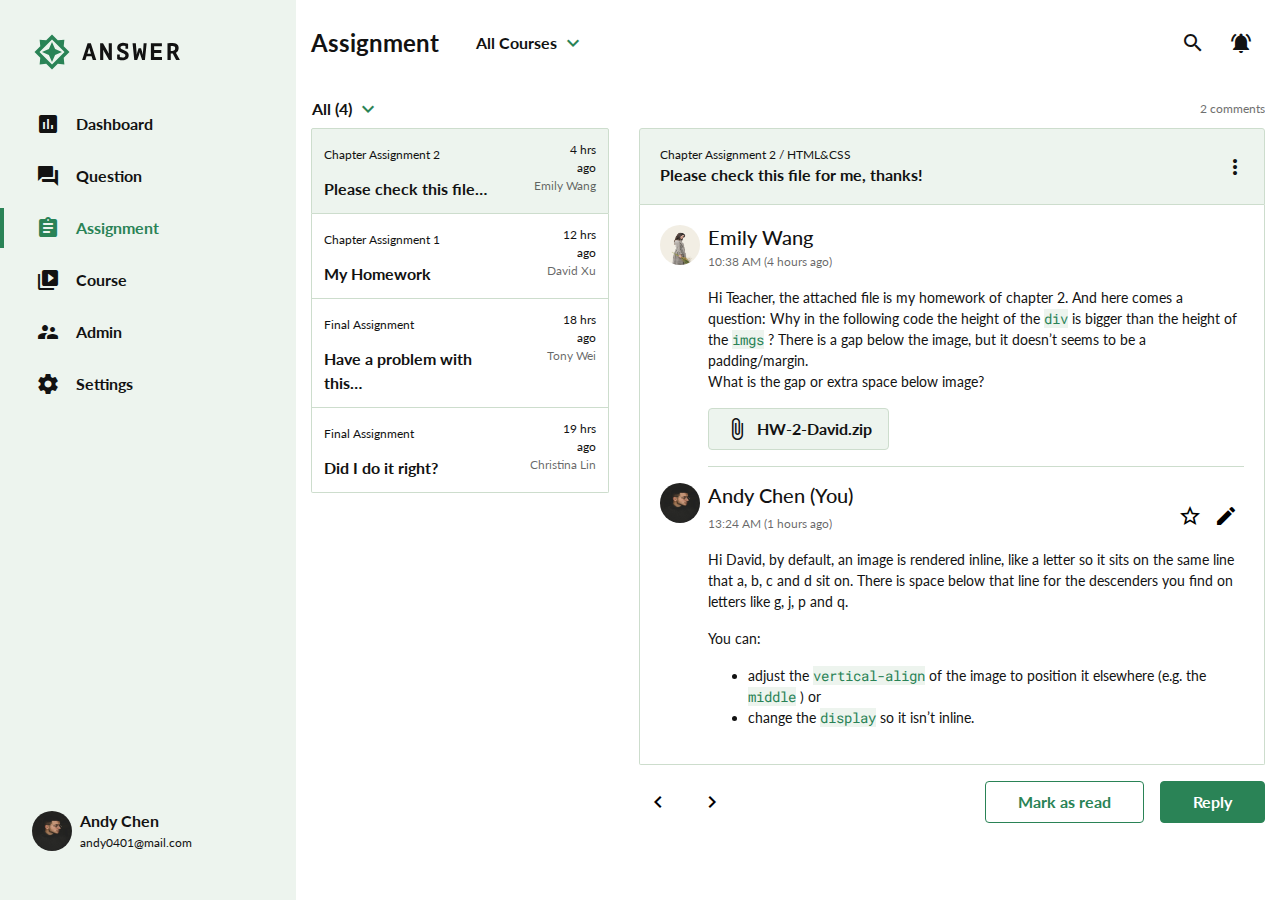
<file: index.html>
<!DOCTYPE html>
<html lang="en">

  <head>
    <meta charset="UTF-8">
    <meta name="viewport" content="width=device-width, initial-scale=1.0">
    <meta http-equiv="X-UA-Compatible" content="ie=edge">

    <!-- 作者 -->
    <meta name="author" content="" />
    <!-- 關鍵字 -->
    <meta name="keywords" content="" />
    <!-- 網頁說明 -->
    <meta name="description" content="" />
    <!-- 公司名稱 -->
    <meta name="company" content="" />
    <!-- 版權宣告 -->
    <meta name="copyright" content="" />
    <!-- 網站發佈地址 -->
    <meta name="Distribution" content="" />
    <!-- 分享的標題  -->
    <meta property=" og:title" content="" />
    <!-- 分享的內容敘述 -->
    <meta property="og:description" content="" />
    <!-- 分享的網頁連結 -->
    <meta property="og:url" content="" />
    <!--分享在FB的縮圖 -->
    <meta property="og:image" content="" />

    <link rel="shortcut icon" href="./assets/images/logo.ico">
    

    <title>Assignment</title>
    <!-- google fonts -->
    <link href="https://fonts.googleapis.com/css2?family=Lato:wght@400;700&display=swap" rel="stylesheet">
    <link href="https://fonts.googleapis.com/css2?family=Roboto+Mono&display=swap" rel="stylesheet">
    <!-- material icons -->
    <link rel="stylesheet" href="https://fonts.googleapis.com/icon?family=Material+Icons">
    <!-- fontawesome -->
    <link rel="stylesheet" href="https://cdnjs.cloudflare.com/ajax/libs/font-awesome/5.13.0/css/all.min.css" />
    <!-- 編譯 css -->
    <link rel="stylesheet" href="./assets/style/all.css">
  </head>

  <body class="d-flex">
   
    <!-- sidebar -->
    <aside class="sidebar d-flex flex-column justify-content-between">
      <div> 
        <!-- logo -->
      <h1 class="m-6">
        <a href="index.html" class="logo text-hide d-block">
          ANSWER
        </a>
      </h1>

      <!-- menu -->
      <ul class="font-family-lato font-weight-bold">
        <li class="menu-item mb-3">
          <a href="#" class="d-flex align-items-center pl-6 py-2 ">
            <span class="material-icons mr-4">insert_chart</span>
            Dashboard
          </a>
        </li>

        <li class="menu-item mb-3">
          <a href="#" class="d-flex align-items-center pl-6 py-2">
            <span class="material-icons mr-4">forum</span>
            Question
          </a>
        </li>

        <li class="menu-item mb-3">
          <a href="index.html" class="assignment-active d-flex align-items-center pl-6 py-2" data-sidebar="assignment">
            <span class="material-icons mr-4">assignment</span>
            Assignment
          </a>
        </li>

        <li class="menu-item mb-3">
          <a href="#" class="d-flex align-items-center pl-6 py-2">
            <span class="material-icons mr-4">video_library</span>
            Course
          </a>
        </li>
        
        <li class="menu-item mb-3">
          <a href="admin.html" class="admin-active d-flex align-items-center pl-6 py-2" data-sidebar="admin">
            <span class="material-icons mr-4">supervisor_account</span>
            Admin
          </a>
        </li>

        <li class="menu-item mb-3">
          <a href="#" class="d-flex align-items-center pl-6 py-2">
            <span class="material-icons mr-4">settings</span>
            Settings
          </a>
        </li>
      </ul>
      </div>
      

      <!-- account -->
      <div class="media m-6">
        <img src="./assets/images/photo-2.jpeg" class="align-self-start mr-2 photo" alt="stutent's photo">
        <div class="media-body">
          <h5 class="mt-0 mb-1 font-weight-bold font-size-base">Andy Chen</h5>
          <span class="font-size-xs d-block color-gray-800 mb-4">andy0401@mail.com</span>
          
        </div>
      </div>
    </aside>

    <!-- main -->
    <main class="main">
      <div class="container ">
        

        <header class="header  font-family-lato font-weight-bold py-5 mb-1">
  
  <div class="row ">
    
    <div class="col-2 d-flex align-items-center ">
      <h2 class="title m-0 font-weight-bold ">Assignment</h2>
      
    </div>
    
    <div class="col-2">
      <div class="dropdown">
        <button class="btn btn-light-light d-flex align-items-center font-weight-bold px-0" type="button" id="dropdownMenu2" data-toggle="dropdown" aria-haspopup="true" aria-expanded="false">
          All Courses
          <span class="material-icons ml-1 text-secondary">expand_more</span>
          
        </button>
        <div class="dropdown-menu" aria-labelledby="dropdownMenu2">
          <button class="dropdown-item" type="button">HTML / CSS</button>
          <button class="dropdown-item" type="button">Sass</button>
          <button class="dropdown-item" type="button">Boostrap</button>
        </div>
      </div>
    </div>
  
    
    <div class="col-8 d-flex justify-content-end align-items-center ">
      
        <input type="search" id="search">
        <label for="search" class="d-flex align-items-center m-0">
          <a href="#" class="d-block">
            <span class="material-icons d-block">search</span>
          </a>
        </label>
        
        
        <a href="#" class="d-flex align-items-center mr-3 ml-5">
          <span class="material-icons">notifications_active</span>
        </a>
       
    </div>
  </div>
  
</header>


<section class="content pb-6">
  <div class="row">
    <div class="col">
      <div class="dropdown">
        <button class="btn btn-light-light d-flex align-items-center font-weight-bold px-0" type="button" id="dropdownMenu2" data-toggle="dropdown" aria-haspopup="true" aria-expanded="false">
          All (4)
          <span class="material-icons ml-1 text-secondary">expand_more</span>
          
        </button>
        <div class="dropdown-menu" aria-labelledby="dropdownMenu2">
          <button class="dropdown-item" type="button">HTML / CSS</button>
          <button class="dropdown-item" type="button">Sass</button>
          <button class="dropdown-item" type="button">Boostrap</button>
        </div>
      </div>
    </div>
    <div class="col d-flex justify-content-end align-items-center">
      <span class="comments">2 comments</span>
    </div>
  </div>
  <div class="row">

    <!-- 列表 -->
    <div class="col-4">
      <ul class="list-group">
        <li class="list-group-item px-3 active">
          <div class="row">
            <div class="col-9">
              <span class="font-size-xs">Chapter Assignment 2</span>
            </div>
            <div class="col-3">
              <span class="font-size-xs d-block text-right">4 hrs ago</span>
            </div>
          </div>

          <div class="row">
            <div class="col-8">
              <p class="font-weight-bold mb-0">Please check this file…</p>
            </div>
            <div class="col-4">
              <span class="font-size-xs color-dark-800 d-block text-right">Emily Wang</span>
            </div>
          </div>
        </li>
        <li class="list-group-item px-3">
          <div class="row">
            <div class="col-9">
              <span class="font-size-xs">Chapter Assignment 1</span>
            </div>
            <div class="col-3">
              <span class="font-size-xs d-block text-right">12 hrs ago</span>
            </div>
          </div>

          <div class="row">
            <div class="col-8">
              <p class="font-weight-bold mb-0">My Homework</p>
            </div>
            <div class="col-4">
              <span class="font-size-xs color-dark-800 d-block text-right">David Xu</span>
            </div>
          </div>
        </li>
        <li class="list-group-item px-3">
          <div class="row">
            <div class="col-9">
              <span class="font-size-xs">Final Assignment</span>
            </div>
            <div class="col-3">
              <span class="font-size-xs d-block text-right">18 hrs ago</span>
            </div>
          </div>

          <div class="row">
            <div class="col-8">
              <p class="font-weight-bold mb-0">Have a problem with this…</p>
            </div>
            <div class="col-4">
              <span class="font-size-xs color-dark-800 d-block text-right">Tony Wei</span>
            </div>
          </div>
        </li>        
        <li class="list-group-item px-3">
          <div class="row">
            <div class="col-9">
              <span class="font-size-xs">Final Assignment</span>
            </div>
            <div class="col-3">
              <span class="font-size-xs d-block text-right">19 hrs ago</span>
            </div>
          </div>

          <div class="row">
            <div class="col-8">
              <p class="font-weight-bold mb-0">Did I do it right?</p>
            </div>
            <div class="col-4">
              <span class="font-size-xs color-dark-800 d-block text-right">Christina Lin</span>
            </div>
          </div>
        </li>
      </ul>
    </div>
    <div class="col-8">
      <!-- 列表項目內容 -->
      <div class="card  position-relative">
        <div class="card-header">
          <div class="row">
            <div class="col-11">
              <span class="font-size-xs">Chapter Assignment 2 / HTML&CSS</span>
              <h3 class="font-size-base font-weight-bold">Please check this file for me, thanks!</h3>
            </div>
            <div class="col-1 d-flex align-items-center">
              <a href="#">
                <span class="material-icons d-block">more_vert</span>
              </a>
            </div>
          </div>
        </div>
        <div class="card-body mb-4">
          <!-- 對話內容 -->
          <ul class="media-list">
            <li class="media">
              <img src="./assets/images/photo-1.jpeg" class="align-self-start mr-2 photo" alt="stutent's photo">
              <div class="media-body">
                <h5 class="mt-0 mb-1">Emily Wang</h5>
                <span class="font-size-xs d-block color-dark-800 mb-4">10:38 AM (4 hours ago)</span>
                <p class="mb-4 font-size-sm">Hi Teacher, the attached file is my homework of chapter 2. And here comes a question: Why in the following code the height of the <code class="code">div</code> is bigger than the height of the <code class="code">imgs</code>  ? There is a gap below the image, but it doesn’t seems to be a padding/margin. <br> What is the gap or extra space below image?</p>
                <button type="button" class="btn btn-file px-4 py-2 font-weight-bold d-flex align-items-center">
                  <i class="material-icons mr-2">attach_file</i>
                  HW-2-David.zip
                </button>   
                <hr class="hr">                
              </div>
            </li>
            <li class="media">
              <img src="./assets/images/photo-2.jpeg" class="align-self-start mr-2 photo" alt="teacher's photo">
              <div class="media-body">
                <div class="row">
                  <div class="col-8">
                    <h5 class="mt-0">Andy Chen (You)</h5>
                    <span class="font-size-xs d-block color-dark-800 mb-4">13:24 AM (1 hours ago)</span>
                  </div>
                  <div class="col-4 d-flex  justify-content-end">
                    <button class="material-icons btn-edit btn-star">star_border</button>
                    <button class="material-icons btn-edit btn-star-fill">star</button>
                    <button class="material-icons btn-edit">edit</button>
                  </div>
                </div>
                <p class="font-size-sm">Hi David, by default, an image is rendered inline, like a letter so it sits on the same line that a, b, c and d sit on. There is space below that line for the descenders you find on letters like g, j, p and q.</p>
                <p class="font-size-sm">You can:</p>
                <ul class="recommand-list font-size-sm pl-7" >
                  <li class="">adjust the <code class="code">vertical-align</code>  of the image to position it elsewhere (e.g. the <code class="code">middle</code>  ) or  </li>
                  <li class="">change the <code class="code">display</code>  so it isn’t inline.</li>
                </ul>
              </div>
            </li>
          </ul>
        </div>
        <div class="row">
          <div class="col-4 d-flex align-items-center">
            <button class="material-icons btn-arrow mr-4">chevron_left</button>
            <button class="material-icons btn-arrow">chevron_right</button>
          </div>
          <div class="col-8 d-flex align-items-center justify-content-end">
            <button type="button" class="btn btn-outline-secondary px-6 py-2 font-weight-bold">Mark as read</button>
            <button  class="btn btn-secondary px-6 py-2 font-weight-bold ml-4" onclick="displayManagerReply()">Reply</button>
          </div>
        </div>
        <!-- 回覆區 -->
        <div class="card manager-reply  position-absolute">
          <div class="card-header px-5 py-4">
            <div class="row">
              <div class="col-3 pr-0">
                <div class="dropdown">
                  <button class="btn btn-primary d-flex align-items-center font-weight-bold" type="button" id="dropdownMenu2" data-toggle="dropdown" aria-haspopup="true" aria-expanded="false">
                    Body Text
                    <span class="material-icons ml-2">arrow_drop_down</span>
                    
                  </button>
                  <div class="dropdown-menu" aria-labelledby="dropdownMenu2">
                    <button class="dropdown-item" type="button">h1</button>
                    <button class="dropdown-item" type="button">h2</button>
                    <button class="dropdown-item" type="button">h3</button>
                    <button class="dropdown-item" type="button">h4</button>
                    <button class="dropdown-item" type="button">h5</button>
                    <button class="dropdown-item" type="button">h6</button>
                  </div>
                </div>
              </div>
              <div class="col-9 d-flex align-items-center ">
                <a href="#" class="material-icons d-block mr-5">
                  format_bold
                </a>
                
                <a href="#" class="material-icons d-block mr-5">
                  format_italic
                </a>
                <a href="#" class="material-icons d-block mr-5">
                  format_list_bulleted
                </a>
                <a href="#" class="material-icons d-block mr-5">
                  format_list_numbered
                </a>
                <a href="#" class="material-icons d-block mr-5">
                  insert_photo
                </a>
                <a href="#" class="material-icons d-block mr-5">
                  insert_link
                </a>
                <a href="#" class="material-icons d-block">
                  code
                </a>
              </div>
            </div>
          </div>
          <div class="card-body">
            <textarea name="reply-content" id="reply-content" row="10" placeholder="Reply an answer…" class="reply-content"></textarea>
            <div class="row ">
              <div class="col d-flex justify-content-end">
                <button type="button" class="btn btn-outline-secondary px-6 py-2 font-weight-bold" onclick="hideManagerReply()" >Cancel</button>
                <button  class="btn btn-secondary px-6 py-2 font-weight-bold ml-4" onclick="displayManagerReply()">Reply</button>
              </div>
            </div>
            
          </div>
        </div>
      </div>
      

      
    </div>
  </div>
</section>

<!-- sidebar-active -->
<style>
  .menu-item .assignment-active {
    color: #2A8356;
    border-left: 4px solid #2A8356;
  }
</style>
      </div>
    </main>

   

   

    <script src="./assets/js/vendors.js"></script>
    <script src="./assets/js/all.js"></script>
    
  </body>

</html>
</file>
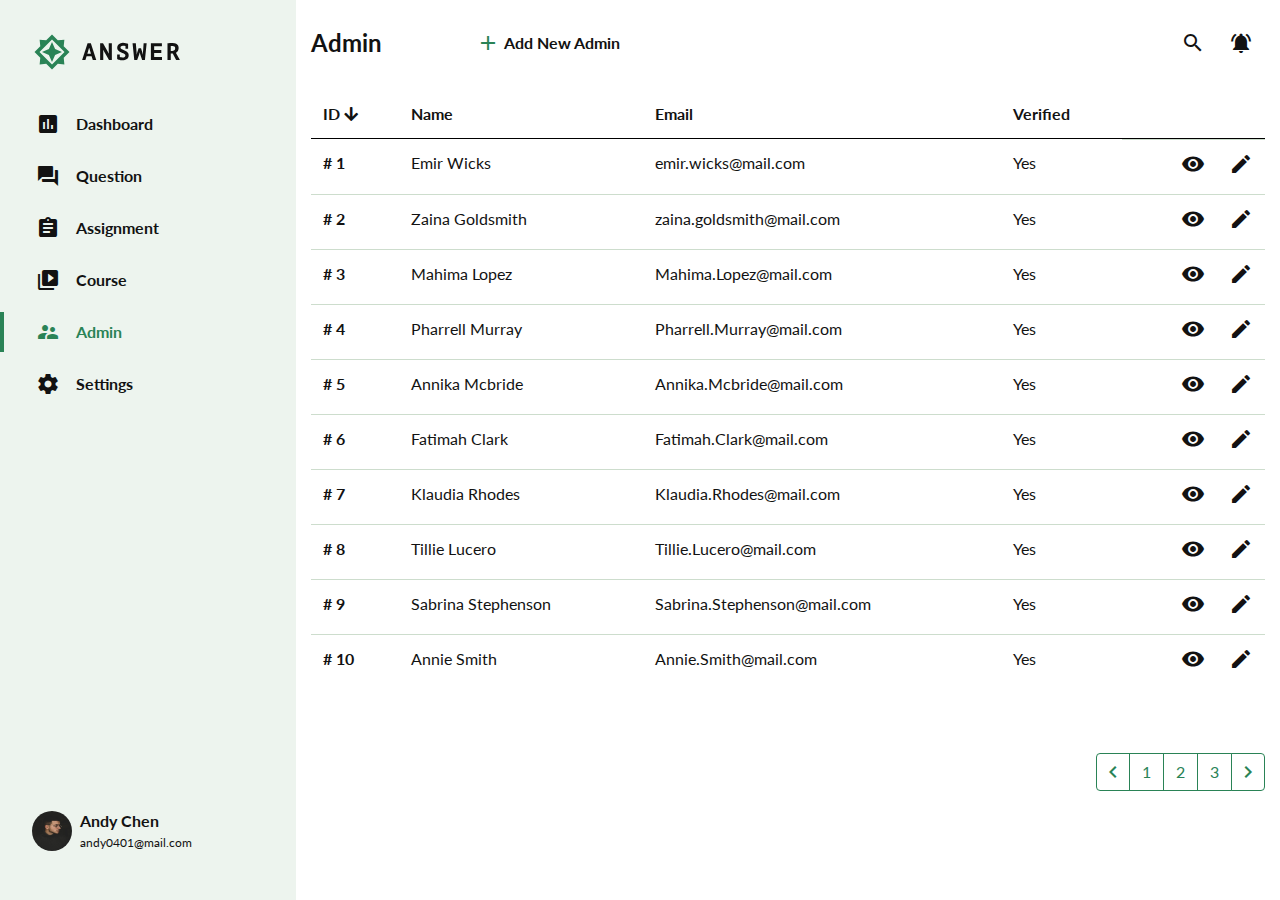
<file: admin.html>
<!DOCTYPE html>
<html lang="en">

  <head>
    <meta charset="UTF-8">
    <meta name="viewport" content="width=device-width, initial-scale=1.0">
    <meta http-equiv="X-UA-Compatible" content="ie=edge">

    <!-- 作者 -->
    <meta name="author" content="" />
    <!-- 關鍵字 -->
    <meta name="keywords" content="" />
    <!-- 網頁說明 -->
    <meta name="description" content="" />
    <!-- 公司名稱 -->
    <meta name="company" content="" />
    <!-- 版權宣告 -->
    <meta name="copyright" content="" />
    <!-- 網站發佈地址 -->
    <meta name="Distribution" content="" />
    <!-- 分享的標題  -->
    <meta property=" og:title" content="" />
    <!-- 分享的內容敘述 -->
    <meta property="og:description" content="" />
    <!-- 分享的網頁連結 -->
    <meta property="og:url" content="" />
    <!--分享在FB的縮圖 -->
    <meta property="og:image" content="" />

    <link rel="shortcut icon" href="./assets/images/logo.ico">
    

    <title>Admin</title>
    <!-- google fonts -->
    <link href="https://fonts.googleapis.com/css2?family=Lato:wght@400;700&display=swap" rel="stylesheet">
    <link href="https://fonts.googleapis.com/css2?family=Roboto+Mono&display=swap" rel="stylesheet">
    <!-- material icons -->
    <link rel="stylesheet" href="https://fonts.googleapis.com/icon?family=Material+Icons">
    <!-- fontawesome -->
    <link rel="stylesheet" href="https://cdnjs.cloudflare.com/ajax/libs/font-awesome/5.13.0/css/all.min.css" />
    <!-- 編譯 css -->
    <link rel="stylesheet" href="./assets/style/all.css">
  </head>

  <body class="d-flex">
   
    <!-- sidebar -->
    <aside class="sidebar d-flex flex-column justify-content-between">
      <div> 
        <!-- logo -->
      <h1 class="m-6">
        <a href="index.html" class="logo text-hide d-block">
          ANSWER
        </a>
      </h1>

      <!-- menu -->
      <ul class="font-family-lato font-weight-bold">
        <li class="menu-item mb-3">
          <a href="#" class="d-flex align-items-center pl-6 py-2 ">
            <span class="material-icons mr-4">insert_chart</span>
            Dashboard
          </a>
        </li>

        <li class="menu-item mb-3">
          <a href="#" class="d-flex align-items-center pl-6 py-2">
            <span class="material-icons mr-4">forum</span>
            Question
          </a>
        </li>

        <li class="menu-item mb-3">
          <a href="index.html" class="assignment-active d-flex align-items-center pl-6 py-2" data-sidebar="assignment">
            <span class="material-icons mr-4">assignment</span>
            Assignment
          </a>
        </li>

        <li class="menu-item mb-3">
          <a href="#" class="d-flex align-items-center pl-6 py-2">
            <span class="material-icons mr-4">video_library</span>
            Course
          </a>
        </li>
        
        <li class="menu-item mb-3">
          <a href="admin.html" class="admin-active d-flex align-items-center pl-6 py-2" data-sidebar="admin">
            <span class="material-icons mr-4">supervisor_account</span>
            Admin
          </a>
        </li>

        <li class="menu-item mb-3">
          <a href="#" class="d-flex align-items-center pl-6 py-2">
            <span class="material-icons mr-4">settings</span>
            Settings
          </a>
        </li>
      </ul>
      </div>
      

      <!-- account -->
      <div class="media m-6">
        <img src="./assets/images/photo-2.jpeg" class="align-self-start mr-2 photo" alt="stutent's photo">
        <div class="media-body">
          <h5 class="mt-0 mb-1 font-weight-bold font-size-base">Andy Chen</h5>
          <span class="font-size-xs d-block color-gray-800 mb-4">andy0401@mail.com</span>
          
        </div>
      </div>
    </aside>

    <!-- main -->
    <main class="main">
      <div class="container ">
        

        
        

<header class="header  font-family-lato font-weight-bold py-5 mb-1">

  <div class="row ">
    
    <div class="col-2 d-flex align-items-center ">
      <h2 class="title m-0 font-weight-bold ">Admin</h2>
      
    </div>
    
    <div class="col-5">
     
      <!-- 新增 -->
      <!-- Button trigger modal -->
      <button type="button" class="btn btn-light-light d-flex align-items-center font-weight-bold px-0" data-toggle="modal" data-target="#exampleModalLong">
        <span class="material-icons mr-1 text-secondary">add</span>
        Add New Admin
      </button>

      <!-- Modal -->
      <div class="modal fade" id="exampleModalLong" tabindex="-1" role="dialog" aria-labelledby="exampleModalLongTitle" aria-hidden="true">
        <div class="modal-dialog" role="document">
          <div class="modal-content px-4">
            <div class="modal-header">
              <h5 class="modal-title" id="exampleModalLongTitle">New Admin</h5>
              <button type="button" class="close" data-dismiss="modal" aria-label="Close">
                <span aria-hidden="true">&times;</span>
              </button>
            </div>
            <div class="modal-body">
              <!-- account -->
              <form action="">
                <h5 class="mb-4">Account</h5>
                <label for="name" class="font-size-sm font-weight-normal mb-1">Name</label>
                <br>
                <input type="text" id="name" class="w-100 py-2 px-4 mb-4">
                <br>
                <label for="email" class="font-size-sm font-weight-normal mb-1">Email</label>
                <br>
                <input type="text" id="email" class="w-100 py-2 px-4">
              </form>
              <hr class="hr my-5">

              <!-- Verification -->
              <h5 class="mb-4">Verification</h5>
              <span class="d-flex align-items-center mb-4">
                <i class="material-icons warn mr-2">
                  warning
                </i>
                unverified
              </span>
              <button type="button" class="btn btn-outline-secondary btn-vertify w-100">Send Verification Mail</button>
              <hr class="hr my-4">

              <!-- access level -->
              <h5 class="mb-4">Access Level</h5>
              <select name="access" id="access" class="btn btn-access d-flex align-items-center justify-content-between w-100 px-4">
                
                <option value="-Choose access level-">-Choose access level-</option>
                <option value="admin">Admin</option>
              </select>
              
              <hr class="hr">

              <!-- Custom Access -->
              <h5 class="mb-4">Custom Access</h5>
              <ul class="form-check p-0">
                <label class="access-option font-weight-normal">Lecture
                  <input type="checkbox" >
                  <span class="checkmark"></span>
                </label>
                <label class="access-option font-weight-normal">Coupon
                  <input type="checkbox" >
                  <span class="checkmark"></span>
                </label>
                <label class="access-option font-weight-normal">Message
                  <input type="checkbox" >
                  <span class="checkmark"></span>
                </label>
                <label class="access-option font-weight-normal">Setting
                  <input type="checkbox" >
                  <span class="checkmark"></span>
                </label>
                <label class="access-option font-weight-normal">Task menu
                  <input type="checkbox" >
                  <span class="checkmark"></span>
                </label>
                
              </ul>
            </div>
            <div class="modal-footer">
              <button type="button" class="btn btn-outline-secondary px-6 py-2" data-dismiss="modal">Cancel</button>
              <button type="button" class="btn btn-secondary px-6 py-2">Add</button>
            </div>
          </div>
        </div>
      </div>

    </div>
  
    <!-- search/notification -->
    <div class="col-5 d-flex justify-content-end align-items-center ">
      
        <input type="search" id="search">
        <label for="search" class="d-flex align-items-center m-0">
          <a href="#" class="d-block">
            <span class="material-icons d-block">search</span>
          </a>
        </label>
        
        
        <a href="#" class="d-flex align-items-center mr-3 ml-5">
          <span class="material-icons">notifications_active</span>
        </a>
        
    </div>
  </div>
  
</header>


<section class="content pb-6">

  <!-- 表格 -->
  <table class="table mb-9">
    <thead>
      <tr>
        <th scope="col" class="table-title">ID <i class="fas fa-arrow-down"></i></th>
        <th scope="col" class="table-title">Name</th>
        <th scope="col" class="table-title">Email</th>
        <th scope="col" class="table-title">Verified</th>
        <th scope="col" class="table-title"></th>
      </tr>
    </thead>
    <tbody>
      <tr >
        <th scope="row" data-toggle="modal" data-target="#exampleModal-view" ># 1</th>
        <td data-toggle="modal" data-target="#exampleModal-view" >Emir Wicks</td>
        <td data-toggle="modal" data-target="#exampleModal-view" >emir.wicks@mail.com</td>
        <td data-toggle="modal" data-target="#exampleModal-view" >Yes</td>
        <td class="d-flex justify-content-end">
          <a href="#" data-toggle="modal" data-target="#exampleModal-view">
            <i class="material-icons mr-5">visibility</i>
          </a>
          <a href="#"   data-toggle="modal" data-target="#exampleModalLong-edit">
            <i class="material-icons">create</i>
          </a>
        </td>
      </tr>
      <tr>
        <th scope="row"  data-toggle="modal" data-target="#exampleModal-view"># 2</th>
        <td  data-toggle="modal" data-target="#exampleModal-view">Zaina Goldsmith</td>
        <td  data-toggle="modal" data-target="#exampleModal-view">zaina.goldsmith@mail.com</td>
        <td  data-toggle="modal" data-target="#exampleModal-view">Yes</td>
        <td class="d-flex justify-content-end">
          <a href="#" data-toggle="modal" data-target="#exampleModal-view">
            <i class="material-icons mr-5">visibility</i>
          </a>
          <a href="#" data-toggle="modal" data-target="#exampleModalLong-edit">
            <i class="material-icons">create</i>
          </a>
        </td>
      </tr>
      <tr>
        <th scope="row"  data-toggle="modal" data-target="#exampleModal-view"># 3</th>
        <td  data-toggle="modal" data-target="#exampleModal-view">Mahima Lopez</td>
        <td  data-toggle="modal" data-target="#exampleModal-view">Mahima.Lopez@mail.com</td>
        <td  data-toggle="modal" data-target="#exampleModal-view">Yes</td>
        <td class="d-flex justify-content-end">
          <a href="#" data-toggle="modal" data-target="#exampleModal-view">
            <i class="material-icons mr-5">visibility</i>
          </a>
          <a href="#" data-toggle="modal" data-target="#exampleModalLong-edit">
            <i class="material-icons">create</i>
          </a>
        </td>
  
      </tr>
      <tr>
        <th scope="row"  data-toggle="modal" data-target="#exampleModal-view"># 4</th>
        <td  data-toggle="modal" data-target="#exampleModal-view">Pharrell Murray</td>
        <td  data-toggle="modal" data-target="#exampleModal-view">Pharrell.Murray@mail.com</td>
        <td data-toggle="modal" data-target="#exampleModal-view" >Yes</td>
        <td class="d-flex justify-content-end">
          <a href="#" data-toggle="modal" data-target="#exampleModal-view">
            <i class="material-icons mr-5">visibility</i>
          </a>
          <a href="#" data-toggle="modal" data-target="#exampleModalLong-edit">
            <i class="material-icons">create</i>
          </a>
        </td>
      </tr>
      <tr>
        <th scope="row"  data-toggle="modal" data-target="#exampleModal-view"># 5</th>
        <td  data-toggle="modal" data-target="#exampleModal-view">Annika Mcbride</td>
        <td  data-toggle="modal" data-target="#exampleModal-view">Annika.Mcbride@mail.com</td>
        <td  data-toggle="modal" data-target="#exampleModal-view">Yes</td>
        <td class="d-flex justify-content-end">
          <a href="#" data-toggle="modal" data-target="#exampleModal-view">
            <i class="material-icons mr-5">visibility</i>
          </a>
          <a href="#" data-toggle="modal" data-target="#exampleModalLong-edit">
            <i class="material-icons">create</i>
          </a>
        </td>
      </tr>
      <tr>
        <th scope="row" data-toggle="modal" data-target="#exampleModal-view" ># 6</th>
        <td  data-toggle="modal" data-target="#exampleModal-view">Fatimah Clark</td>
        <td  data-toggle="modal" data-target="#exampleModal-view">Fatimah.Clark@mail.com</td>
        <td  data-toggle="modal" data-target="#exampleModal-view">Yes</td>
        <td class="d-flex justify-content-end">
          <a href="#" data-toggle="modal" data-target="#exampleModal-view">
            <i class="material-icons mr-5">visibility</i>
          </a>
          <a href="#" data-toggle="modal" data-target="#exampleModalLong-edit">
            <i class="material-icons">create</i>
          </a>
        </td>
      </tr>
      <tr>
        <th scope="row" data-toggle="modal" data-target="#exampleModal-view" ># 7</th>
        <td  data-toggle="modal" data-target="#exampleModal-view">Klaudia Rhodes</td>
        <td  data-toggle="modal" data-target="#exampleModal-view">Klaudia.Rhodes@mail.com</td>
        <td  data-toggle="modal" data-target="#exampleModal-view">Yes</td>
        <td class="d-flex justify-content-end">
          <a href="#" data-toggle="modal" data-target="#exampleModal-view">
            <i class="material-icons mr-5">visibility</i>
          </a>
          <a href="#" data-toggle="modal" data-target="#exampleModalLong-edit">
            <i class="material-icons">create</i>
          </a>
        </td>
      </tr>
      <tr>
        <th scope="row"  data-toggle="modal" data-target="#exampleModal-view"># 8</th>
        <td  data-toggle="modal" data-target="#exampleModal-view">Tillie Lucero</td>
        <td data-toggle="modal" data-target="#exampleModal-view" >Tillie.Lucero@mail.com</td>
        <td  data-toggle="modal" data-target="#exampleModal-view">Yes</td>
        <td class="d-flex justify-content-end">
          <a href="#" data-toggle="modal" data-target="#exampleModal-view">
            <i class="material-icons mr-5">visibility</i>
          </a>
          <a href="#" data-toggle="modal" data-target="#exampleModalLong-edit">
            <i class="material-icons">create</i>
          </a>
        </td>
      </tr>
      <tr>
        <th scope="row"  data-toggle="modal" data-target="#exampleModal-view"># 9</th>
        <td  data-toggle="modal" data-target="#exampleModal-view">Sabrina Stephenson</td>
        <td  data-toggle="modal" data-target="#exampleModal-view">Sabrina.Stephenson@mail.com</td>
        <td  data-toggle="modal" data-target="#exampleModal-view">Yes</td>
        <td class="d-flex justify-content-end">
          <a href="#" data-toggle="modal" data-target="#exampleModal-view">
            <i class="material-icons mr-5">visibility</i>
          </a>
          <a href="#" data-toggle="modal" data-target="#exampleModalLong-edit">
            <i class="material-icons">create</i>
          </a>
        </td>
      </tr>
      <tr>
        <th scope="row"  data-toggle="modal" data-target="#exampleModal-view"># 10</th>
        <td  data-toggle="modal" data-target="#exampleModal-view">Annie Smith</td>
        <td  data-toggle="modal" data-target="#exampleModal-view">Annie.Smith@mail.com</td>
        <td  data-toggle="modal" data-target="#exampleModal-view">Yes</td>
        <td class="d-flex justify-content-end">
          <a href="#" data-toggle="modal" data-target="#exampleModal-view">
            <i class="material-icons mr-5">visibility</i>
          </a>
          <a href="#" data-toggle="modal" data-target="#exampleModalLong-edit">
            <i class="material-icons">create</i>
          </a>
        </td>
      </tr>

    </tbody>
  </table>
  <!-- Modal-view -->
  <!-- Modal -->
  <div class="modal fade" id="exampleModal-view" tabindex="-1" role="dialog" aria-labelledby="exampleModalLabel" aria-hidden="true">
    <div class="modal-dialog modal-dialog-centered modal-user" role="document">
      <div class="modal-content">

        <div class="modal-body p-6">
          <!-- media-object -->
          <div class="media">
            <img src="./assets/images/photo-3.jpeg" class="mr-5 photo-user" alt="user photo">
            <div class="media-body">
              <button type="button" class="close" data-dismiss="modal" aria-label="Close">
                <span aria-hidden="true" class="material-icons">close</span>
              </button>
              <span class="d-block mb-2">#1</span>
              <span class="d-block">Admin</span>
              <h5 class="mt-0 mb-2 font-size-lg">Emir Wicks</h5>
              <span class="d-block font-size-sm color-dark-800">emir.wicks@mail.com</span>
              <button type="button" class="btn btn-user w-100 d-flex align-items-center justify-content-between px-0" data-toggle="collapse" href="#collapseExample" role="button" aria-expanded="false" aria-controls="collapseExample">
                <span class="verified font-size-sm  px-2 py-1">verified</span>
                <span class="material-icons ml-1 text-secondary js-icon">expand_more</span>
              </button>
            </div>
          </div>
        </div>
        <div class="collapse" id="collapseExample">
          <div class="modal-footer">
            <button type="button" class="btn btn-outline-notice px-6 py-2" data-dismiss="modal">Deactivate</button>
            <button type="button" class="btn btn-secondary px-6 py-2">Edit</button>
          </div>
        </div>
        
      </div>
    </div>
  </div>
  <!-- modal-edit-admin -->
  <!-- Modal -->
  <div class="modal-edit modal fade" id="exampleModalLong-edit" tabindex="-1" role="dialog" aria-labelledby="exampleModalLongTitle" aria-hidden="true">
    <div class="modal-dialog" role="document">
      <div class="modal-content  ">
        <div class="modal-header border px-6">
          <h5 class="modal-title" id="exampleModalLongTitle">Edit Admin</h5>
          <button type="button" class="close" data-dismiss="modal" aria-label="Close">
            <span aria-hidden="true">&times;</span>
          </button>
        </div>
        <div class="modal-body border px-6">
          <!-- account -->
          <form action="" class="form-edit">
            <h5 class="mb-4">Account</h5>
            <label for="name" class="font-size-sm font-weight-normal mb-1">Name</label>
            <br>
            <input type="text" id="name" class="w-100 py-4 px-4 mb-4 bg-color-primary" placeholder="Emir Wicks">
            <br>
            <label for="email" class="font-size-sm font-weight-normal mb-1">Email</label>
            <br>
            <input type="text" id="email" class="w-100 py-4 px-4 bg-color-primary" placeholder="emir.wicks@mail.com">
          </form>
          <hr class="hr my-5">

          <!-- Verification -->
          <h5 class="mb-4">Verification</h5>
          <div class="d-flex justify-content-between">
            <span class="d-flex align-items-center mb-4 font-weight-bold">
              <i class="material-icons check mr-2">
                check_circle
              </i>
              Verified
            </span>
            <span class="font-size-sm color-dark">2020/4/12</span>
          </div>
          
          <button type="button" class="btn btn-outline-secondary btn-vertify w-100" disabled >Send Verification Mail</button>
          <hr class="hr my-4">

          <!-- access level -->
          <h5 class="mb-4">Access Level</h5>
          <select name="access" id="access" class="btn btn-access d-flex align-items-center justify-content-between w-100 px-4 ">
            
            Admin
            <option value="admin" class="color-dark">Admin</option>
          </select>
          
          <hr class="hr">

          <!-- Custom Access -->
          <h5 class="mb-4">Custom Access</h5>
          <ul class="form-check p-0">
            <label class="access-option font-weight-normal">Lecture
              <input type="checkbox" >
              <span class="checkmark"></span>
            </label>
            <label class="access-option font-weight-normal">Coupon
              <input type="checkbox" >
              <span class="checkmark"></span>
            </label>
            <label class="access-option font-weight-normal">Message
              <input type="checkbox" >
              <span class="checkmark"></span>
            </label>
            <label class="access-option font-weight-normal">Setting
              <input type="checkbox" >
              <span class="checkmark"></span>
            </label>
            <label class="access-option font-weight-normal">Task menu
              <input type="checkbox" >
              <span class="checkmark"></span>
            </label>
            
          </ul>
          <hr class="hr my-4">

          <!-- Deactivate -->
          <h5 class="mb-4">Deactivate Account</h5>
          <span class="d-flex align-items-center mb-4 color-notice">
            <i class="material-icons warn mr-2">
              warning
            </i>
            This cannot be undone!
          </span>
          <button type="button" class="btn btn-outline-notice font-weight-bold w-100 py-4 mb-8"  >Deactivate This Account</button>
          
        </div>
        <div class="modal-footer border px-6">
          <button type="button" class="btn btn-outline-secondary px-6 py-2" data-dismiss="modal">Cancel</button>
          <button type="button" class="btn btn-secondary px-6 py-2">Update</button>
        </div>
      </div>
    </div>
  </div>

  <!-- 分頁 -->
  <div class="row">
    <div class="col d-flex justify-content-end">
      <nav aria-label="Page navigation example">
        <ul class="pagination">
          <li class="page-item">
            <a class="page-link px-1 d-block page-arrow" href="#" aria-label="Previous">
              <i aria-hidden="true" class="material-icons">chevron_left</i>
            </a>
          </li>
          <li class="page-item"><a class="page-link" href="#">1</a></li>
          <li class="page-item"><a class="page-link" href="#">2</a></li>
          <li class="page-item"><a class="page-link" href="#">3</a></li>
          <li class="page-item">
            <a class="page-link px-1  d-block page-arrow" href="#" aria-label="Next">
              <i aria-hidden="true" class="material-icons">chevron_right</i>
            </a>
          </li>
        </ul>
      </nav>

    </div>
  </div>
</section>

<!-- sidebar-active -->
<style>
  .menu-item .admin-active {
    color: #2A8356;
    border-left: 4px solid #2A8356;
  }
</style>
<!-- modal-user:dorpdown-active -->
<script>

</script>
      </div>
    </main>

   

   

    <script src="./assets/js/vendors.js"></script>
    <script src="./assets/js/all.js"></script>
    
  </body>

</html>
</file>
